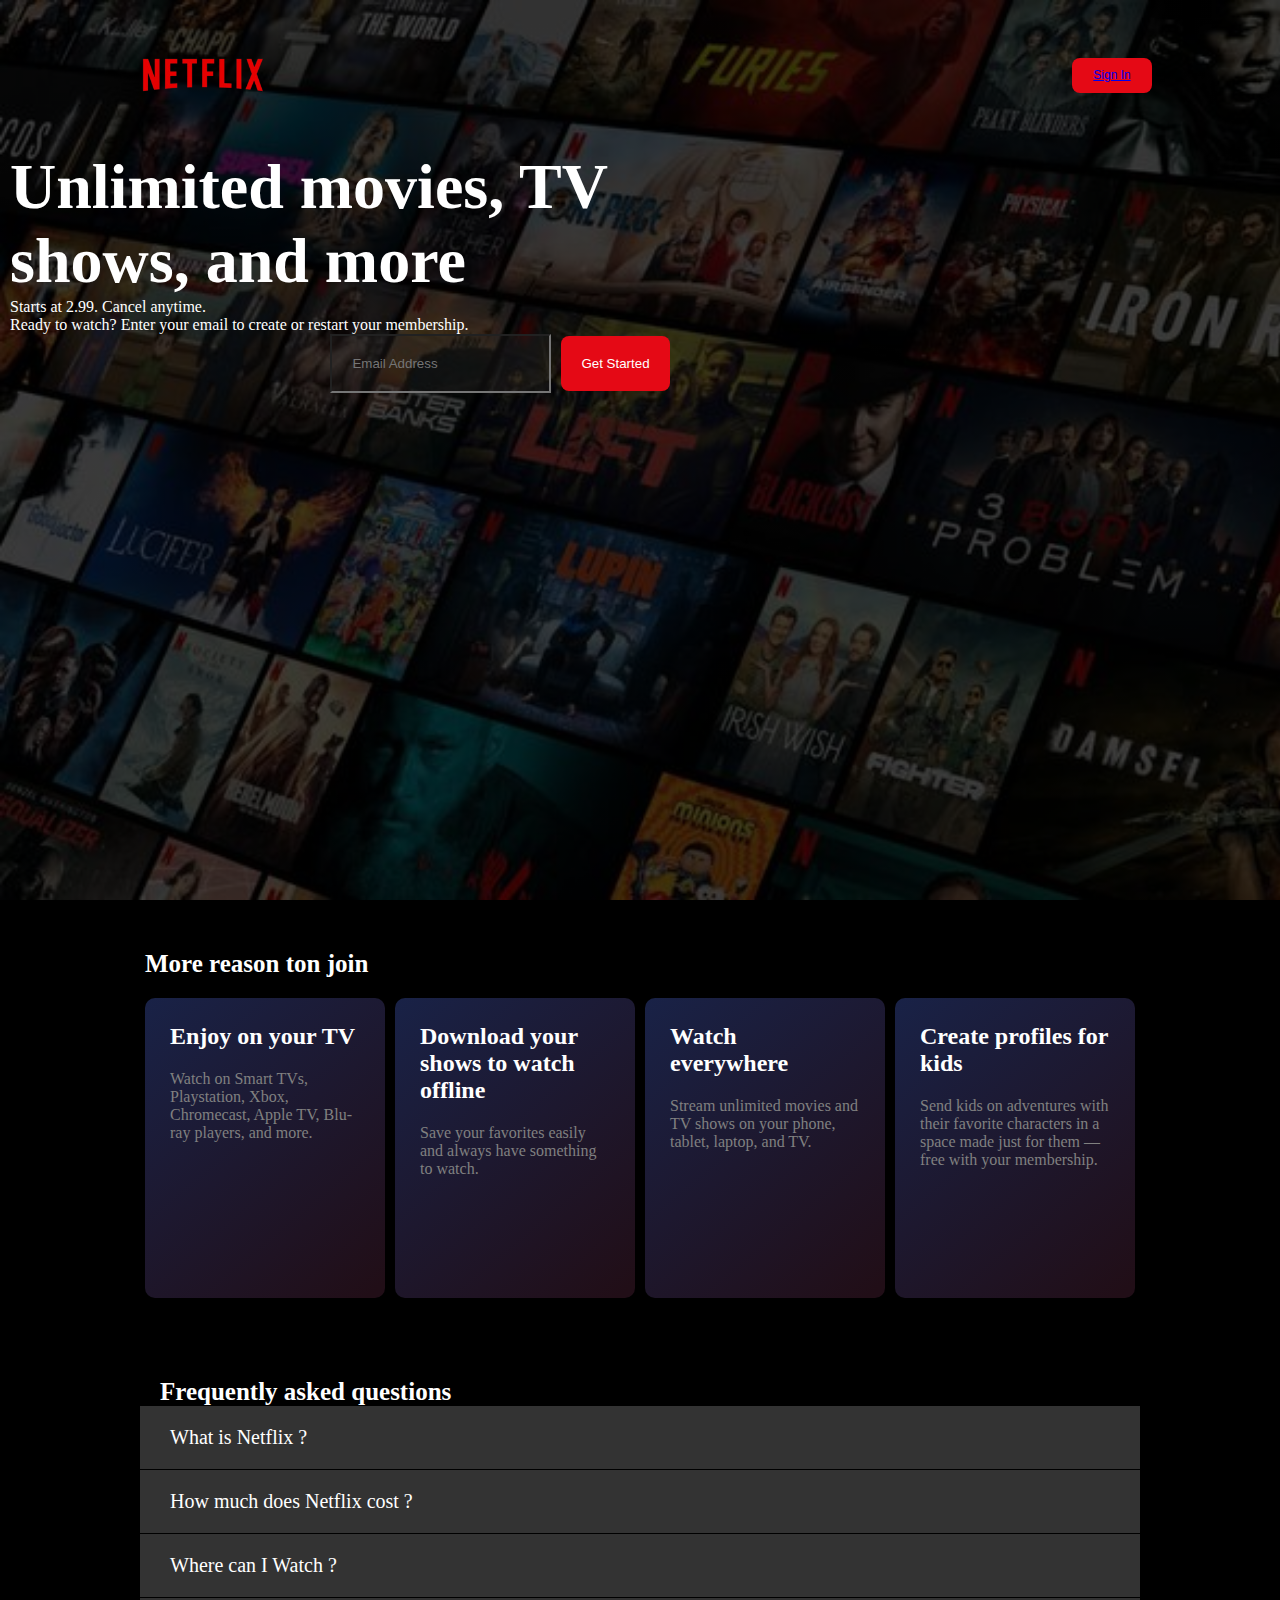
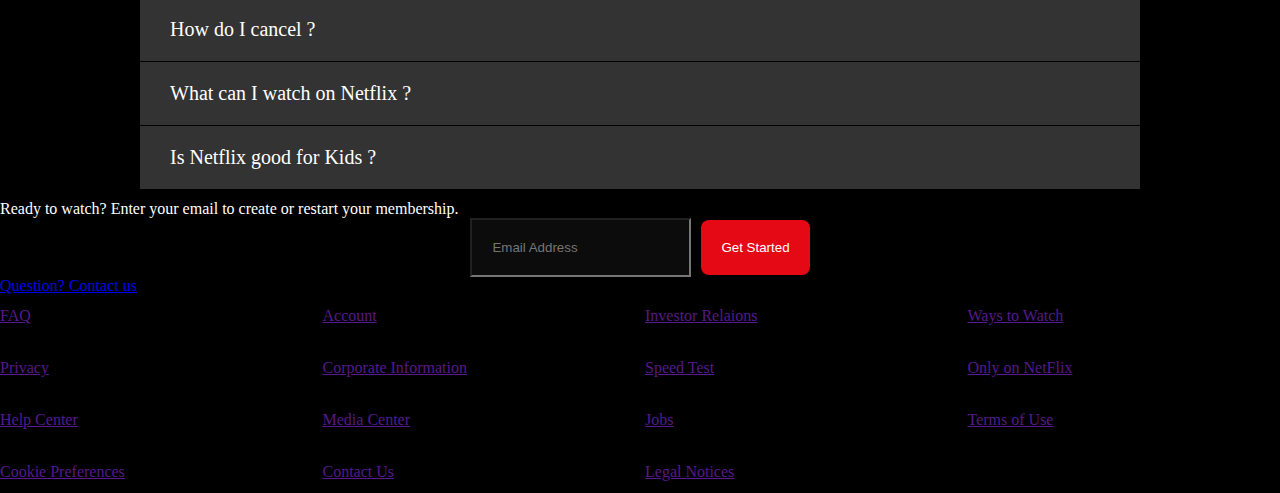
<file: index.html>
<!DOCTYPE html>
<html lang="en">
<head>
    <meta charset="UTF-8">
    <meta name="viewport" content="width=device-width, initial-scale=1.0">
    <link rel="stylesheet" href="style.css">
    <link rel="stylesheet" href="https://cdnjs.cloudflare.com/ajax/libs/font-awesome/6.7.1/css/all.min.css" integrity="sha512-5Hs3dF2AEPkpNAR7UiOHba+lRSJNeM2ECkwxUIxC1Q/FLycGTbNapWXB4tP889k5T5Ju8fs4b1P5z/iB4nMfSQ==" crossorigin="anonymous" referrerpolicy="no-referrer" />
    <!-- Bootstrap CSS -->
<link href="https://cdn.jsdelivr.net/npm/bootstrap@5.2.3/dist/css/bootstrap.min.css" rel="stylesheet" integrity="sha384-rbsA2VBKQhggwzxH7pPCaAqO46MgnOM80zW1RWuH61DGLwZJEdK2Kadq2F9CUG65" crossorigin="anonymous">

<!-- Bootstrap JavaScript Bundle with Popper -->
<script src="https://cdn.jsdelivr.net/npm/bootstrap@5.2.3/dist/js/bootstrap.bundle.min.js" integrity="sha384-kenU1KFdBIe4zVF0s0G1M5b4hcpxyD9F7jLjjXkkQ2h455rYXK/7HAuoJl+0I4" crossorigin="anonymous"></script>

    <title>NetflixClone IsraDev</title>
</head>
<body class="bg-black text-light">
   
    <section id="banner">
        <nav>
            <img src="images/Logo_Netflix_HD_Vector_illustrator__ai__-removebg-preview.png" alt="logo" class="logo">
            <div class="right-nav">
                 <button class="signin-btn fw-bold"><a href="login.html" class="text-decoration-none text-light">Sign In</a></button>
            </div>
        </nav>
        <div>
        <div class=>

            <div class="text-center container-fluid descriptionBanner">
                <h1 class="fw-bold title">Unlimited movies, TV</h1>
                <h1 class="fw-bold title">shows, and more</h1>
                <p class="para">Starts at 2.99. Cancel anytime.</p>
                <p class="para">Ready to watch? Enter your email to create or restart your membership.</p>
                <div class="email-box">
                    <input type="email" placeholder="Email Address" id="emailConnexion" class="form-control">
                    <button id="getStarted"><span class="p-2">Get Started</span> <i class="fa-solid fa-greater-than"></i></button>
                </div>
                 
                
            </div>
        </div>
        
        </div>
    </section>

    <section id="trendingNow">
        <!--ici s'affichera le carroussel netflix-->
    </section>

    <section id="join">
        <h1 class="main-title">More reason ton join</h1>
        <div class="wrapper">
            <div class="join-card">
                <h1>Enjoy on your TV</h1>
                <p>Watch on Smart TVs, Playstation, Xbox, Chromecast, Apple TV, Blu-ray players, and more.</p>
            </div>

            <div class="join-card">
                <h1>Download your shows to watch offline</h1>
                <p>Save your favorites easily and always have something to watch.</p>
            </div>
            <div class="join-card">
                <h1>Watch everywhere</h1>
                <p>Stream unlimited movies and TV shows on your phone, tablet, laptop, and TV.</p>
            </div>
            <div class="join-card container-fluid">
                <h1>Create profiles for kids</h1>
                <p>Send kids on adventures with their favorite characters in a space made just for them — free with your membership.</p>
            </div>
        </div>
    </section>


    <!--section foire au question-->
    <section id="faq">
        <h1 class="main-title">Frequently asked questions</h1>
        <div class="container-fluid containerQuestion">
            <div class="mb-2">
                <div class="question">
                    <p>What is Netflix ?</p>
                    <button id="buttonQuestion1" class="bg-transparent custombtn not-cliked" onclick="showResponse(1);"><i class="fas fa-plus" id="icon"></i></button>
                </div>
                
                <div class="response" id="response1" style="display: none;">
                    <p>
                        Netflix is a streaming service that offers a wide variety of award-winning TV shows, movies, anime, documentaries, and more on thousands of internet-connected devices.
                        You can watch as much as you want, whenever you want without a single commercial – all for one low monthly price. There's always something new to discover and new TV shows and movies are added every week!
                    </p>
                </div>
            </div>


            <div class="mb-2">
                <div class="question">
                    <p>How much does Netflix cost ?</p>
                    <button id="buttonQuestion2" class="bg-transparent custombtn not-cliked" onclick="showResponse(2);"><i class="fas fa-plus" id="icon"></i></button>
                </div>
                
                <div class="response" id="response2" style="display: none;">
                    <p>
                        Watch Netflix on your smartphone, tablet, Smart TV, laptop, or streaming device, all for one fixed monthly fee. Plans range from USD 2.99 to
                         USD 9.99 a month. No extra costs, no contracts.
                    </p>
                </div>
            </div>

            <div class="mb-2">
                <div class="question">
                    <p>Where can I Watch ?</p>
                    <button id="buttonQuestion3" class="bg-transparent custombtn not-cliked" onclick="showResponse(3);"><i class="fas fa-plus" id="icon"></i></button>
                </div>
                
                <div class="response" id="response3" style="display: none;">
                    <p>
                        Watch anywhere, anytime. Sign in with your Netflix account to watch instantly on the web at netflix.com from your personal computer or on any internet-connected device that offers the Netflix app, including smart TVs, smartphones, tablets, streaming media players and game consoles.
                    </p>
                    <p>
                        You can also download your favorite shows with the iOS or Android app. Use downloads to watch while you're on the go and without an internet connection. Take Netflix with you anywhere.
                    </p>
                </div>
            </div>

            <div class="mb-2">
                <div class="question">
                    <p>How do I cancel ?</p>
                    <button id="buttonQuestion4" class="bg-transparent custombtn not-cliked" onclick="showResponse(4);"><i class="fas fa-plus" id="icon"></i></button>
                </div>
                
                <div class="response" id="response4" style="display: none;">
                    <p>
                        Netflix is flexible. There are no pesky contracts and no commitments. You can easily cancel your account online in two clicks. There are no cancellation fees – start or stop your account anytime.
                    </p>
                </div>
            </div>

            <div>
                <div class="question">
                    <p>What can I watch on Netflix ?</p>
                    <button id="buttonQuestion5" class="bg-transparent custombtn not-cliked" onclick="showResponse(5);"><i class="fas fa-plus" id="icon"></i></button>
                </div>
                
                <div class="response" id="response5" style="display: none;">
                    <p>
                        Netflix has an extensive library of feature films, documentaries, TV shows, anime, award-winning Netflix originals, and more. Watch as much as you want, anytime you want.
                    </p>
                </div>
            </div>

            <div class="mt-2">
                <div class="question">
                    <p>Is Netflix good for Kids ?</p>
                    <button id="buttonQuestion6" class="bg-transparent custombtn not-cliked" onclick="showResponse(6);"><i class="fas fa-plus" id="icon"></i></button>
                </div>
                
                <div class="response" id="response6" style="display: none;">
                    <p>
                        The Netflix Kids experience is included in your membership to give parents control while kids enjoy family-friendly TV shows and movies in their own space.
                    </p>
                    <p>
                        Kids profiles come with PIN-protected parental controls that let you restrict the maturity rating of content kids can watch and block specific titles you don’t want kids to see.
                    </p>
                </div>
            </div>

           
        </div>
    </section>
    
    <div class="container justify-content-center text-center mt-4 w-100">
        <p>Ready to watch? Enter your email to create or restart your membership.</p>
        <div class="email-box m-3">
            <input type="email" placeholder="Email Address" id="emailConnexion" class="form-control">
            <button id="getStarted" class="btn">Get Started <i class="fa-solid fa-greater-than"></i></button>
        </div>
    </div>


    <script src="scripts.js"></script>
    <footer class="container p-5 mt-5">
        <a href="#" class="text-light">Question? Contact us</a>                                                                                                                                                                                                                                 
        <ul class="wrapperFooter">
            <li><a href="" class="text-light">FAQ</a></li>
            <li><a href="" class="text-light">Account</a></li>
            <li><a href="" class="text-light">Investor Relaions</a></li>
            <li><a href="" class="text-light">Ways to Watch</a></li>
            <li><a href="" class="text-light">Privacy</a></li>
            <li><a href="" class="text-light">Corporate Information</a></li>
            <li><a href="" class="text-light">Speed Test</a></li>
            <li><a href="" class="text-light">Only on NetFlix</a></li>
            <li><a href="" class="text-light">Help Center</a></li>
            <li><a href="" class="text-light">Media Center</a></li>
            <li><a href="" class="text-light">Jobs</a></li>
            <li><a href="" class="text-light">Terms of Use</a></li>
            <li><a href="" class="text-light">Cookie Preferences</a></li>
            <li><a href="" class="text-light">Contact Us</a></li>
            <li><a href="" class="text-light">Legal Notices</a></li>
        </ul>
    </footer>
</body>
</html>
</file>
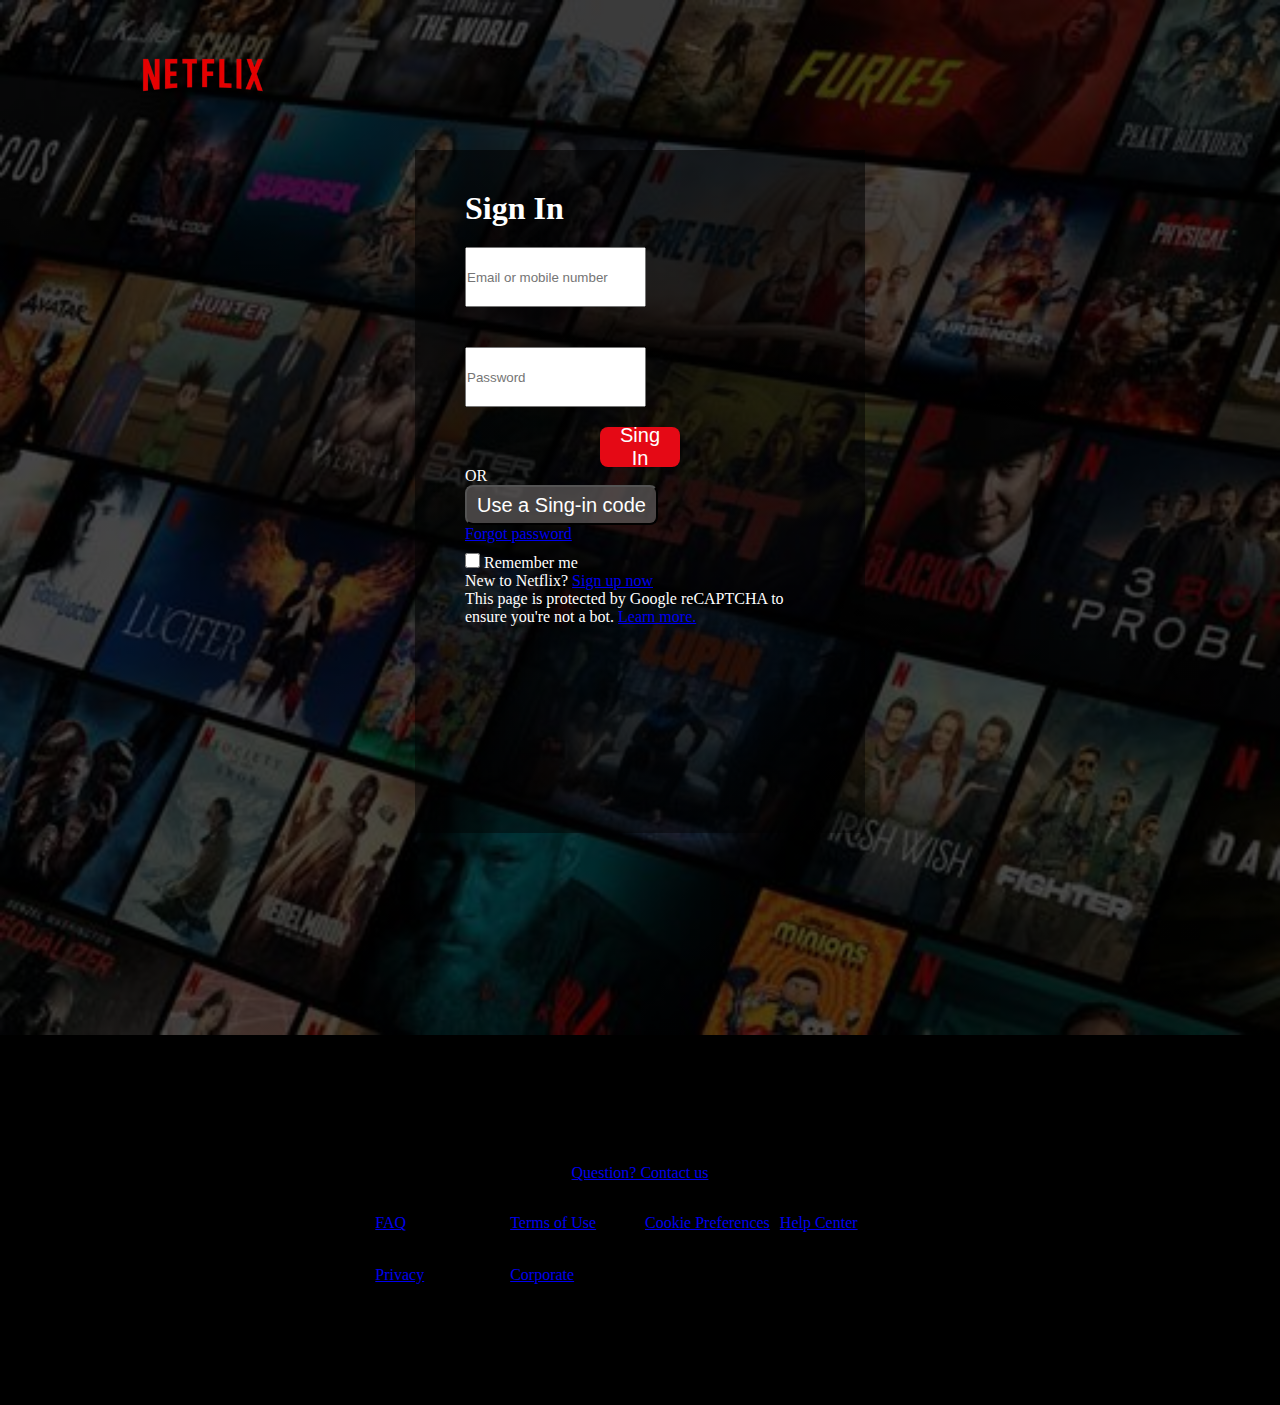
<file: login.html>
<!DOCTYPE html>
<html lang="en">
<head>
    <meta charset="UTF-8">
    <meta name="viewport" content="width=device-width, initial-scale=1.0">
    <link rel="stylesheet" href="style.css">
    <link href="https://cdn.jsdelivr.net/npm/bootstrap@5.2.3/dist/css/bootstrap.min.css" rel="stylesheet" integrity="sha384-rbsA2VBKQhggwzxH7pPCaAqO46MgnOM80zW1RWuH61DGLwZJEdK2Kadq2F9CUG65" crossorigin="anonymous">
    <title>NetflixClone IsraDev</title>
</head>
<body class="bg-black text-light">
    <section id="bannerLogin">
        <nav>
            <img src="images/Logo_Netflix_HD_Vector_illustrator__ai__-removebg-preview.png" alt="logo" class="logo">
            
        </nav>
        <div>
        <div class="containerLogin">
            
            <form action="submit" id="loginForm" class="container">
                <h1 class="fw-bold">Sign In</h1>
                <input type="email" class="form-control bg-transparent text-light" placeholder="Email or mobile number">
                <input type="password" class="form-control bg-transparent text-light" placeholder="Password">
                <button class="w-100 signin-btn" id="singIn">Sing In</button>
                <p class="w-100 text-center mt-4 mb-4">OR</p>
                <button class="w-100" id="singInCode">Use a Sing-in code</button>
                <a href="#" class="w-100 text-decoration-none text-center text-light mt-3">Forgot password</a>
            </form>

            <div class="bottomLogin">
                <input type="checkbox" id="checkLogin">
                <label for="checkLogin">Remember me</label>
                <p class="mt-3">New to Netflix? <a href="index.html" class="text-decoration-none fw-bold text-light">Sign up now</a></p>
                <p class="recaptcha">This page is protected by Google reCAPTCHA to ensure you're not a bot. <a href="#">Learn more.</a></p>
                
            </div>

        </div>
        
        </div>
    </section>
    <footer class="footerLogin p-5">
        <a href="#" class="text-light w-100 mt-5">Question? Contact us</a>
        <ul class="wrapperFooter">
            <li><a class="text-light" href="#">FAQ</a></li>
            <li><a class="text-light" href="#">Terms of Use</a></li>
            <li><a class="text-light" href="#">Cookie Preferences</a></li>
            <li><a class="text-light" href="#">Help Center</a></li>
            <li><a class="text-light" href="#">Privacy</a></li>
            <li><a class="text-light" href="#">Corporate</a></li>
        </ul>
    </footer>
</body>
</html>
</file>
<file: style.css>
:root{
    --primary-red : #E50915;
    --primary-radius: 8px;
}

*{
    margin: 0;
    padding: 0;
    box-sizing: border-box;
    list-style-type: none;
    
}

li{
    display: inline-block;
    margin: 12px 0;
    width: 100%;
}


body{
    background-color: #000;
    color: white;
}

i{
    cursor: pointer;
}



nav{
    display: flex;
    justify-content: space-between;
    width: 80%;
    margin: auto;
    

}
.logo{
    width: 150px;
    height: 150px;
}

.right-nav{
    display: flex;
    align-items: center;
}

.select-box{
    border: 1px solid black;
    padding: 8px;

}



.signin-btn{
    background-color: var(--primary-red);
    border: none;
    color: white;
    transition: all .4s;
    margin-left: 20px;
    border-radius: var(--primary-radius);
    height: 35px;
    width: 80px;
    font-size: 12px;
    margin: auto;

}

#banner{
    background-image: linear-gradient(rgba(0, 0, 0, 0.708), rgba(0, 0, 0, 0.681)), url("images/bgHero.jpg");
    background-size: cover;
    background-repeat: no-repeat;
    height: 100vh;
}


.hero{
    height: 75vh;
    display: flex;
    align-items: center;
    justify-content: center;
    flex-direction: column;
    color: white;
    
}

.descriptionBanner{
    max-width: 1000px;
    padding: 0 10px;
}

.title{
    font-size: 4rem ;
}

.inputBanner{
    height: 70px;
    padding: 0;
}

.email-box{
    display: flex;
    align-items: center;
    justify-content: center;
}

#getStarted{
    background-color: var(--primary-red);
    color: white;
    border-radius: var(--primary-radius);
    padding: 20px;
    border: none;
    
    
}

#emailConnexion{
    background-color: #2a262650;
    color: white;
    max-width: 400px;
    margin-right: 10px;
    padding: 20px;
}




/*Trending Now*/




#join{
    padding: 50px 125px;
}



.main-title{
    font-size: 25px;
    font-weight: bold;
    margin-left: 20px;

}



.wrapper{
    display: grid;
    grid-template-columns: repeat(4, 1fr);
    gap: 10px;
    padding: 20px;
}

.join-card{
    background: linear-gradient(140deg, #192247 0%, #210E17 96.86%);
    color: white;
    flex-basis: 24%;
    border-radius: 10px;
    padding: 25px;
    height: 300px;
}

.join-card > h1{
    font-size: 24px;
    margin-bottom: 20px;
}

.join-card p {
    color: gray;
    margin: 10px 0;
}

.join-card img{
    width: 50px;

}






#faq{
    padding: 10px 140px;
  
}


    
.question{
    display: flex;
    align-items: center;
    justify-content: space-between;
    border-bottom: 1px solid black;
}

.question:hover{
    background-color: #555 ;
}


.question, .response{
    background-color: #333;
    padding: 20px 30px;
    font-size: 20px;
}

.custombtn{
    box-shadow: none;
    border: none;
    color: white;
}



.wrapperFooter{
    display: grid;
    grid-template-columns: repeat(4, 1fr);
    gap: 10px;
}




/* Deux colonnes pour les écrans entre 600px et 900px */
@media (max-width: 1200px) { 
    .wrapper { 
        grid-template-columns: repeat(2, 1fr); }
    
    .wrapperFooter{
        grid-template-columns: repeat(3, 1fr);
    }
    
        #join{
            padding: 50px 20px;
         } 

         #faq{
            padding: 50px 30px;
         } 
    }
/* Une colonne pour les écrans de moins de 600px */
@media (max-width: 900px) {
    .wrapper { 
    grid-template-columns: 1fr;
    }
    #join{
        padding: 50px 10px;
        }

    .join-card{
        height: 180px;
    }

    #faq{
        padding: 50px 10px;
    }

    .wrapperFooter{
        grid-template-columns: repeat(3, 1fr);
    }
    #getStarted{
        height: 75px;
        
    }

    }
    @media (max-width: 600px) { 
        .wrapperFooter { grid-template-columns: 1fr; 
        }
    
        .title{
            font-size: 2rem ;
        }
        #getStarted{
            display: flex;
            align-items:center;
            justify-content: space-between;
            height: 75px;
        }
    }


    /*login*/
    #bannerLogin{
        background-image: linear-gradient(rgba(0, 0, 0, 0.66), rgba(0, 0, 0, 0.611)), url("images/bgHero.jpg");
        background-size: cover;
        background-repeat: no-repeat;
        height: 115vh;

    }

    .containerLogin{
        background: linear-gradient(rgba(0, 0, 0, 0.563), rgba(0, 0, 0, 0.447));
        max-width: 450px;
        margin: auto;
        padding-top: 30px;


    }

    #loginForm{
        padding: 10px 50px;
        max-width: 450px;
        margin: auto;
        
    }

    .bottomLogin{
        max-width: 460px;
        margin: auto;
        padding: 0 50px;
        height: 280px;
        
        
    }

   

    #loginForm > input{
        margin: 20px auto;
        height: 60px;
        
    }

    #loginForm > button{
        display: flex;
        align-items: center;
        justify-content: center;
        font-size: 20px;
        padding: 10px;
        height: 40px;
    }

    #loginForm > a{
        display: inline-block;
    }

    #singInCode{
        border-radius: var(--primary-radius);
        background-color: rgba(91, 88, 88, 0.751);
        color: white;
    }

    #checkLogin{
        border: none;
        height: 15px;
        width: 15px;
        cursor: pointer;
        background-color: #000;
        color:black ;
     }

    .recaptcha{
        font-size: 16px;
        
    }

    .footerLogin{
        height: 370px;
        display: flex;
        align-items: center;
        justify-content: center;
        flex-direction: column;
        width: 100%;
        padding: 30px;
    }

    .footerLogin > a{
        text-align: center;
        margin: 20px auto;
    }
</file>
